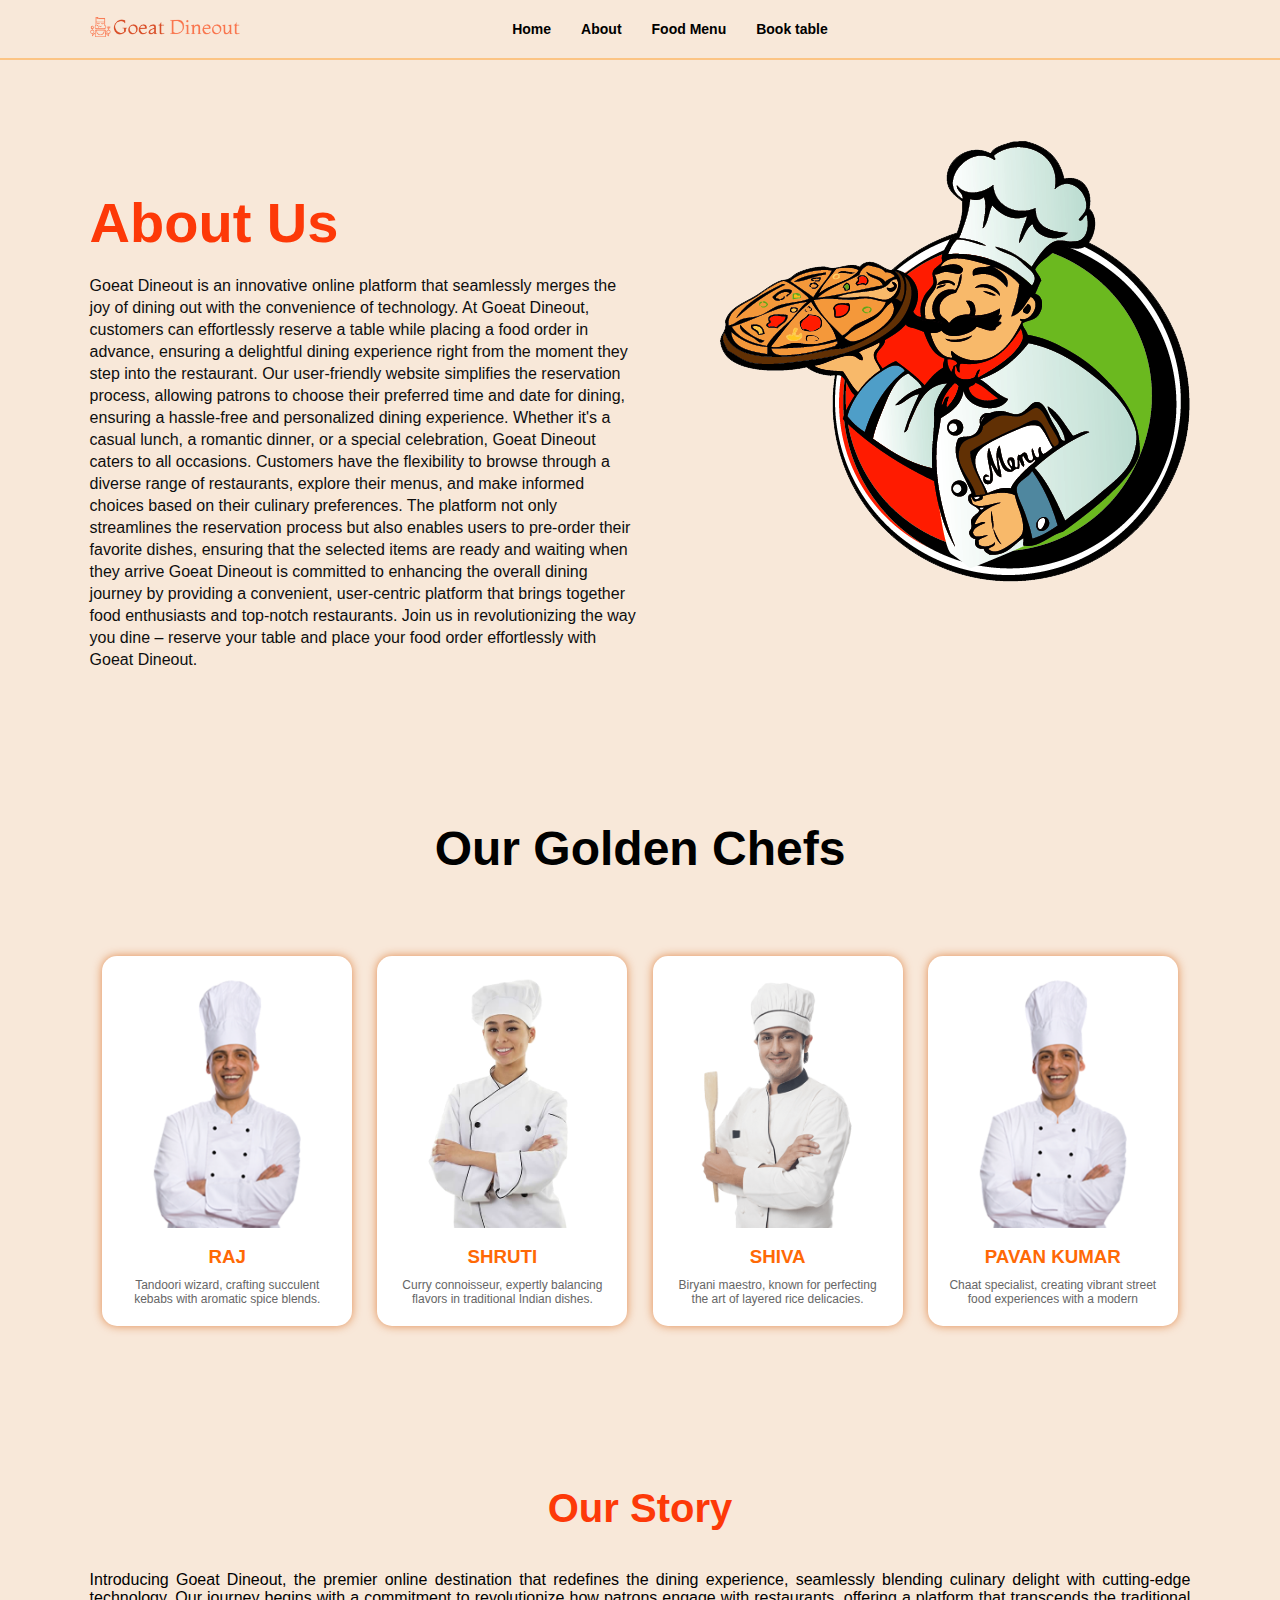
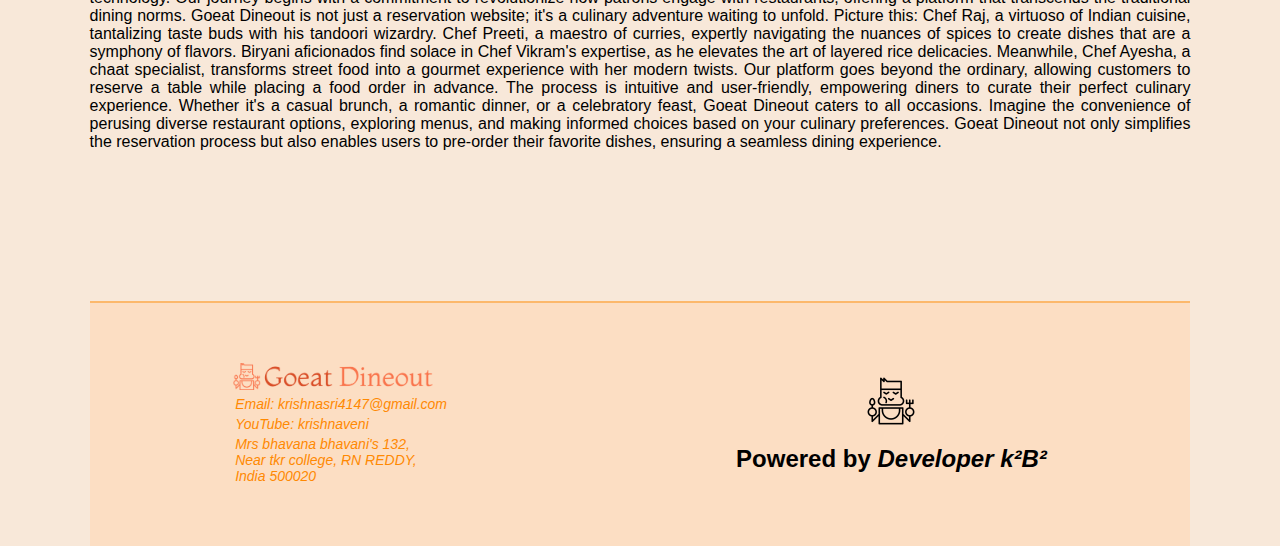
<file: rmsf/About.html>
<!DOCTYPE html>
<html lang="en">

<head>
    <link rel="shortcut icon" href="../images/icon.jpg" type="image/x-icon">
    <link rel="stylesheet" href="https://cdnjs.cloudflare.com/ajax/libs/font-awesome/6.1.1/css/all.min.css" integrity="sha512-KfkfwYDsLkIlwQp6LFnl8zNdLGxu9YAA1QvwINks4PhcElQSvqcyVLLD9aMhXd13uQjoXtEKNosOWaZqXgel0g==" crossorigin="anonymous" referrerpolicy="no-referrer"
    />
    <link rel="stylesheet" href="style.css">
    <link rel="stylesheet" href="About.css">
    <meta charset="UTF-8">
    <meta http-equiv="X-UA-Compatible" content="IE=edge">
    <meta name="viewport" content="width=device-width, initial-scale=1.0">
    <title>Goeat Dineout | About</title>
</head>

<body>
    
    <header>
        <div class="header">

        
            <div class="sign">
                <div class="sign-box">
                    <div class="bar">
                        <i class="fa-solid fa-xmark" id="x-sign-mb"></i>
                    </div>
                    
                    <div class="signup">
                        <h3>Sign Up</h3>
                        <form action="#">
                            <label for="fullname">Enter Full Name</label></br>
                            <input type="text" placeholder="Full Name" name="fullname" id=""></br>
                            <label for="email or phone number">Enter E-mail or phone number</label></br>
                            <input type="email" placeholder="E-mail" name="email" id=""></br>
                            <label for="password">Create Password</label></br>
                            <input type="password" placeholder="Password" name="password" id=""></br>
                            <label for="copassword">Confirm Password</label></br>
                            <input type="password" placeholder="Confirm Password" name="copassword" id=""></br>
                            <input type="submit" value="Sign Up">
                            <p id="to-signin">Already have an account? Sign In</p>
                        </form>
                    </div>
                
                    <div class="signin">
                        <h3>Sign In</h3>
                        <form action="#">
                            <label for="email2">Enter Your E-mail:</label>
                            <input type="email" placeholder="E-mail" name="email2" id="">
                            <label for="password2">Enter Password: </label>
                            <input type="password" placeholder="Password" name="password2" id="">
                            <input type="submit" value="Sign In">
                        </form>
                        <p>Forgot Password?</p>
                        <p id="to-signup">Don't have an account? Sign Up</p>
                    </div>
                </div>
            </div>
            
            <div class="headerbar">
                <div class="account">
                    <ul>
                        <a href="./index.html">
                            <li><i class="fa-solid fa-house-chimney"></i></li>
                        </a>
                        <a href="#">
                            <li><i class="fa-solid fa-magnifying-glass searchicon" id="searchicon1"></i></li>
                        </a>
                        <div class="search" id="searchinput1">
                            <input type="search" name="" id="">
                            <i class="fa-solid fa-magnifying-glass srchicon"></i>
                        </div>
                        <a href="#">
                            <li><i class="fa-solid fa-user" id="user-mb"></i></li>
                        </a>
                    </ul>
                </div>
                <div class="nav">
                    <ul>
                        <a href="./index.html">
                            <li>Home</li>
                        </a>
                        <a href="./About.html">
                            <li>About</li>
                        </a>
                        <a href="./menu.html">
                            <li>Food Menu</li>
                        </a>
                        <a href="./book.html">
                            <li>Book table</li>
                        </a>
                    </ul>
                </div>
            </div>
            
            <div class="logo">
                <img src="images/official_logo.png" alt="logo">
            </div>
            
            <div class="bar">
                <i class="fa-solid fa-bars"></i>
                <i class="fa-solid fa-xmark" id="hdcross"></i>
            </div>
            
            <div class="nav">
                <ul>
                    <a href="./index.html">
                        <li>Home</li>
                    </a>
                    <a href="./About.html">
                        <li>About</li>
                    </a>
                    <a href="./menu.html">
                        <li>Food Menu</li>
                    </a>
                    <a href="./book.html">
                        <li>Book table</li>
                    </a>
                </ul>
            </div>
            <div class="account">
                <ul>
                    <a href="./index.html">
                        <li><i class="fa-solid fa-house-chimney"></i></li>
                    </a>
                    <a href="#">
                        <li><i class="fa-solid fa-magnifying-glass searchicon" id="searchicon2"></i></li>
                    </a>
                    <div class="search" id="searchinput2">
                        <input type="search" name="" id="">
                        <i class="fa-solid fa-magnifying-glass srchicon"></i>
                    </div>
                    <a href="#">
                        <li><i class="fa-solid fa-user" id="user-lap"></i></li>
                    </a>
                </ul>
            </div>
        </div>
    </header>
    

    
    <div class="about">
        <div class="about1">
            <div class="aboutpara">
                <h1>About Us</h1>
                <p>Goeat Dineout is an innovative online platform that seamlessly merges the joy of dining out with the convenience of technology. At Goeat Dineout, customers can effortlessly reserve a table while placing a food order in advance, ensuring a delightful dining experience right from the moment they step into the restaurant. Our user-friendly website simplifies the reservation process, allowing patrons to choose their preferred time and date for dining, ensuring a hassle-free and personalized dining experience.
                    Whether it's a casual lunch, a romantic dinner, or a special celebration, Goeat Dineout caters to all occasions. Customers have the flexibility to browse through a diverse range of restaurants, explore their menus, and make informed choices based on their culinary preferences. The platform not only streamlines the reservation process but also enables users to pre-order their favorite dishes, ensuring that the selected items are ready and waiting when they arrive
                    Goeat Dineout is committed to enhancing the overall dining journey by providing a convenient, user-centric platform that brings together food enthusiasts and top-notch restaurants. Join us in revolutionizing the way you dine – reserve your table and place your food order effortlessly with Goeat Dineout.</p>
            </div>
            <div class="aboutimg">
                <img src="images/about1.png" alt="">
            </div>
        </div>

        
        <div class="about2">
            <h1>Our Golden Chefs</h1>
            <div class="food-items">
                <div class="item">
                    <div>
                        <img src="images/chef1.png" alt="Food item">
                    </div>
                    <h3>RAJ</h3>
                    <p>Tandoori wizard, crafting succulent kebabs with aromatic spice blends.</p>
                </div>
                <div class="item">
                    <div>
                        <img src="images/chef2.png" alt="Food item">
                    </div>
                    <h3>SHRUTI</h3>
                    <p>Curry connoisseur, expertly balancing flavors in traditional Indian dishes.</p>
                </div>
                <div class="item">
                    <div>
                        <img src="images/chef3.png" alt="Food item">
                    </div>
                    <h3>SHIVA</h3>
                    <p>Biryani maestro, known for perfecting the art of layered rice delicacies.</p>
                </div>
                <div class="item">
                    <div>
                        <img src="images/chef1.png" alt="Food item">
                    </div>
                    <h3>PAVAN KUMAR</h3>
                    <p> Chaat specialist, creating vibrant street food experiences with a modern </p>
                </div>
            </div>
        </div>
        
        <div class="about3">
            <h1>Our Story</h1>
            <p>Introducing Goeat Dineout, the premier online destination that redefines the dining experience, seamlessly blending culinary delight with cutting-edge technology. Our journey begins with a commitment to revolutionize how patrons engage with restaurants, offering a platform that transcends the traditional dining norms.
                Goeat Dineout is not just a reservation website; it's a culinary adventure waiting to unfold. Picture this: Chef Raj, a virtuoso of Indian cuisine, tantalizing taste buds with his tandoori wizardry. Chef Preeti, a maestro of curries, expertly navigating the nuances of spices to create dishes that are a symphony of flavors. Biryani aficionados find solace in Chef Vikram's expertise, as he elevates the art of layered rice delicacies. Meanwhile, Chef Ayesha, a chaat specialist, transforms street food into a gourmet experience with her modern twists.
                Our platform goes beyond the ordinary, allowing customers to reserve a table while placing a food order in advance. The process is intuitive and user-friendly, empowering diners to curate their perfect culinary experience. Whether it's a casual brunch, a romantic dinner, or a celebratory feast, Goeat Dineout caters to all occasions.
                Imagine the convenience of perusing diverse restaurant options, exploring menus, and making informed choices based on your culinary preferences. Goeat Dineout not only simplifies the reservation process but also enables users to pre-order their favorite dishes, ensuring a seamless dining experience.</p>
    </div>

    
    <div class="footer">
        <div class="footer-1">
            <div class="logo">
                <img src="images/official_logo.png" alt="logo">
            </div>
            <div>
                <address>
                    <p>Email: krishnasri4147@gmail.com</p>
                    <p>YouTube: krishnaveni</p>
                    <p>Mrs bhavana bhavani's 132,</br>Near tkr college, RN REDDY,</br> India 500020</p>
                </address>
            </div>
        </div>
        <div class="footer-2">
            <img src="images/icon.jpg" alt="">
            <h2>Powered by <em>Developer k²B²</em></h2>
        </div>
    </div>
    <script src="app.js"></script>
</body>

</html>
</file>
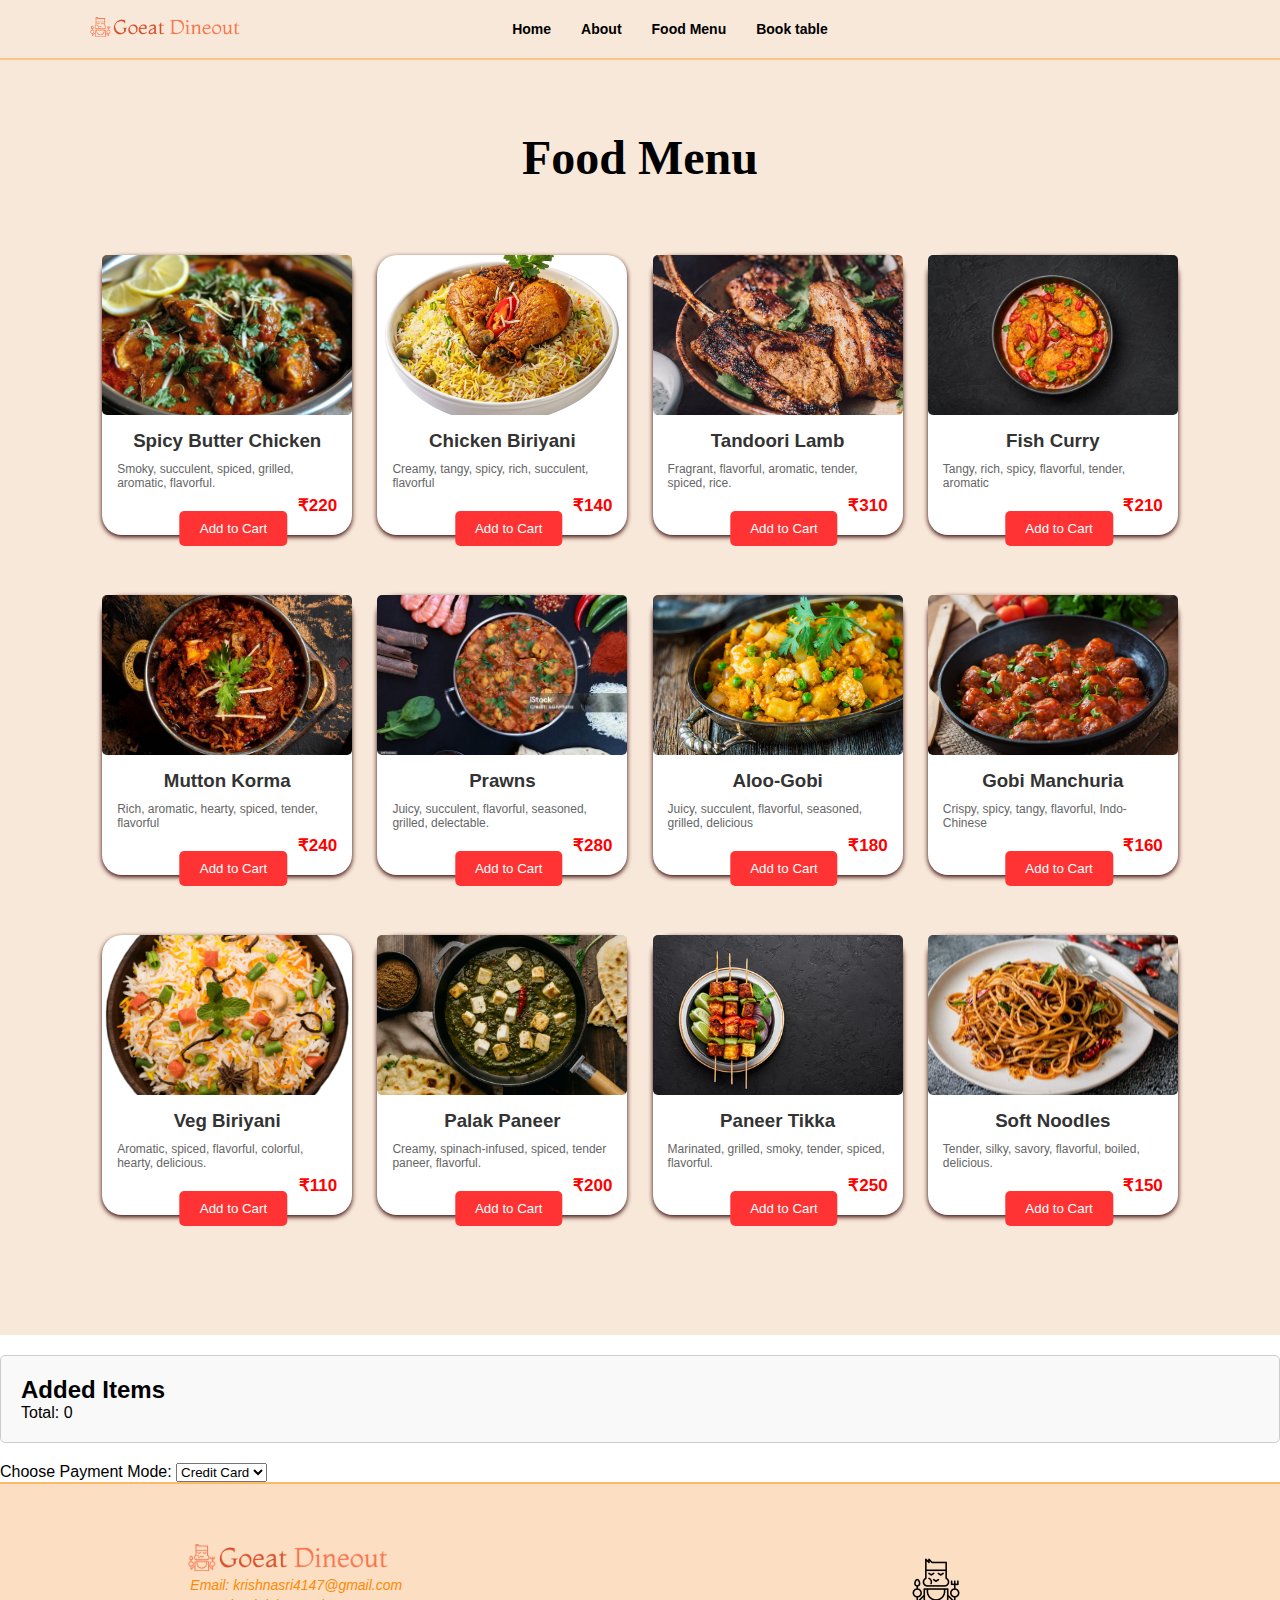
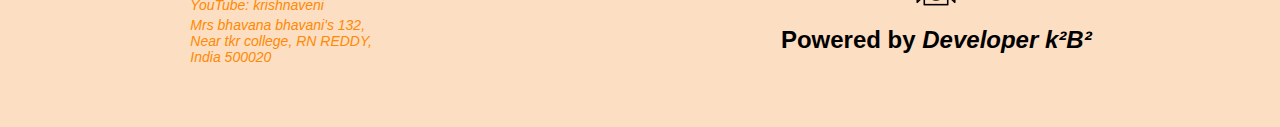
<file: rmsf/menu.html>
<!DOCTYPE html>
<html lang="en">

<head>
    <meta charset="UTF-8">
    <link rel="shortcut icon" href="../images/icon.jpg" type="image/x-icon">
    <link rel="stylesheet" href="https://cdnjs.cloudflare.com/ajax/libs/font-awesome/6.1.1/css/all.min.css" integrity="sha512-KfkfwYDsLkIlwQp6LFnl8zNdLGxu9YAA1QvwINks4PhcElQSvqcyVLLD9aMhXd13uQjoXtEKNosOWaZqXgel0g==" crossorigin="anonymous" referrerpolicy="no-referrer"
    />
    <link rel="stylesheet" href="style.css">
    <meta http-equiv="X-UA-Compatible" content="IE=edge">
    <meta name="viewport" content="width=device-width, initial-scale=1.0">
    <title>Goeat Dineout | Food Menu</title>
</head>

<body>
    
    <header>
        <div class="header">

            
            <div class="sign">
                <div class="sign-box">
                    <div class="bar">
                        <i class="fa-solid fa-xmark" id="x-sign-mb"></i>
                    </div>
                    
                    <div class="signup">
                        <h3>Sign Up</h3>
                        <form action="sign.php" method="POST">
                            <label for="id">Userid</label></br>
                            <input type="text" placeholder="User Id" name="userid" id=""></br>
                            <label for="fullname">Enter Full Name</label></br>
                            <input type="text" placeholder="Full Name" name="fullname" id=""></br>
                            <label for="email">Enter E-mail</label></br>
                            <input type="email" placeholder="E-mail" name="email" id=""></br>
                            <label for="password">Create Password</label></br>
                            <input type="password" placeholder="Password" name="password" id=""></br>
                            <label for="copassword">Confirm Password</label></br>
                            <input type="password" placeholder="Confirm Password" name="copassword" id=""></br>
                            <input type="submit" value="Sign Up">
                            <p id="to-signin">Already have an account? Sign In</p>
                        </form>
                    </div>
                    
                    <div class="signin">
                        <h3>Sign In</h3>
                        <form action="login.php" method="POST">
                            <label for="email2">Enter Your E-mail:</label>
                            <input type="email" placeholder="E-mail" name="email2" id="">
                            <label for="password2">Enter Password: </label>
                            <input type="password" placeholder="Password" name="password2" id="">
                            <input type="submit" value="Sign In">
                        </form>
                        <p>Forgot Password?</p>
                        <p id="to-signup">Don't have an account? Sign Up</p>
                    </div>
                </div>
            </div>
            
            <div class="headerbar">
                <div class="account">
                    <ul>
                        <a href="./index.html">
                            <li><i class="fa-solid fa-house-chimney"></i></li>
                        </a>
                        <a href="#">
                            <li><i class="fa-solid fa-magnifying-glass searchicon" id="searchicon1"></i></li>
                        </a>
                        <div class="search" id="searchinput1">
                            <input type="search" name="" id="">
                            <i class="fa-solid fa-magnifying-glass srchicon"></i>
                        </div>
                        <a href="#">
                            <li><i class="fa-solid fa-user" id="user-mb"></i></li>
                        </a>
                    </ul>
                </div>
                <div class="nav">
                    <ul>
                        <a href="./index.html">
                            <li>Home</li>
                        </a>
                        <a href="./About.html">
                            <li>About</li>
                        </a>
                        <a href="./menu.html">
                            <li>Food Menu</li>
                        </a>
                        <a href="./book.html">
                            <li>Book table</li>
                        </a>
                    </ul>
                </div>
            </div>
            
            <div class="logo">
                <img src="images/official_logo.png" alt="logo">
            </div>
            
            <div class="bar">
                <i class="fa-solid fa-bars"></i>
                <i class="fa-solid fa-xmark" id="hdcross"></i>
            </div>
            
            <div class="nav">
                <ul>
                    <a href="./index.html">
                        <li>Home</li>
                    </a>
                    <a href="./About.html">
                        <li>About</li>
                    </a>
                    <a href="./menu.html">
                        <li>Food Menu</li>
                    </a>
                    <a href="./book.html">
                        <li>Book table</li>
                    </a>
                </ul>
            </div>
            <div class="account">
                <ul>
                    <a href="./index.html">
                        <li><i class="fa-solid fa-house-chimney"></i></li>
                    </a>
                    <a href="#">
                        <li><i class="fa-solid fa-magnifying-glass searchicon" id="searchicon2"></i></li>
                    </a>
                    <div class="search" id="searchinput2">
                        <input type="search" name="" id="">
                        <i class="fa-solid fa-magnifying-glass srchicon"></i>
                    </div>
                    <a href="#">
                        <li><i class="fa-solid fa-user" id="user-lap"></i></li>
                    </a>
                </ul>
            </div>
        </div>
    </header>
    

    <div class="menu">
        <div class="menu1">
            <div>
                <h1>Food Menu</h1>
            </div>
            <div class="fav-head">
                <div class="fav-food">
                    <div class="item">
                        <div>
                            <img src="images/spicy butter.jpg" alt="Food item">
                        </div>
                        <h3>Spicy Butter Chicken</h3>
                        <p>Smoky, succulent, spiced, grilled, aromatic, flavorful.</p>
                        <p class="fav-price">₹220</p>
                        <button class="add-to-cart">Add to Cart</button>
                    </div>
                    <div class="item">
                        <div>
                            <img src="images/biriyani1.png" alt="Food item">
                        </div>
                        <h3>Chicken Biriyani</h3>
                        <p>Creamy, tangy, spicy, rich, succulent, flavorful </p>
                        <p class="fav-price">₹140</p>
                        <button class="add-to-cart">Add to Cart</button>
                    </div>
                    <div class="item">
                        <div>
                            <img src="images/tandoori lamb.jpg" alt="Food item">
                        </div>
                        <h3>Tandoori Lamb</h3>
                        <p>Fragrant, flavorful, aromatic, tender, spiced, rice.</p>
                        <p class="fav-price">₹310</p>
                        <button class="add-to-cart">Add to Cart</button>
                    </div>
                    <div class="item">
                        <div>
                            <img src="images/fish curry.jpg" alt="Food item">
                        </div>
                        <h3>Fish Curry</h3>
                        <p>Tangy, rich, spicy, flavorful, tender, aromatic</p>
                        <p class="fav-price">₹210</p>
                        <button class="add-to-cart">Add to Cart</button>
                    </div>
                    <div class="item">
                        <div>
                            <img src="images/mutton korma.jpg" alt="Food item">
                        </div>
                        <h3>Mutton Korma</h3>
                        <p>Rich, aromatic, hearty, spiced, tender, flavorful</p>
                        <p class="fav-price">₹240</p>
                        <button class="add-to-cart">Add to Cart</button>
                    </div>
                    <div class="item">
                        <div>
                            <img src="images/prawn.jpg" alt="Food item">
                        </div>
                        <h3>Prawns</h3>
                        <p>Juicy, succulent, flavorful, seasoned, grilled, delectable.</p>
                        <p class="fav-price">₹280</p>
                        <button class="add-to-cart">Add to Cart</button>
                    </div>
                    <div class="item">
                        <div>
                            <img src="images/Aloo-Gobi.jpg" alt="Food item">
                        </div>
                        <h3>Aloo-Gobi</h3>
                        <p>Juicy, succulent, flavorful, seasoned, grilled, delicious</p>
                        <p class="fav-price">₹180</p>
                        <button class="add-to-cart">Add to Cart</button>
                    </div>
                    <div class="item">
                        <div>
                            <img src="images/gobi.jpg" alt="Food item">
                        </div>
                        <h3>Gobi Manchuria</h3>
                        <p>Crispy, spicy, tangy, flavorful, Indo-Chinese</p>
                        <p class="fav-price">₹160</p>
                        <button class="add-to-cart">Add to Cart</button>
                    </div>
                    <div class="item">
                        <div>
                            <img src="images/question.png" alt="Food item">
                        </div>
                        <h3>Veg Biriyani</h3>
                        <p>Aromatic, spiced, flavorful, colorful, hearty, delicious.</p>
                        <p class="fav-price">₹110</p>
                        <button class="add-to-cart">Add to Cart</button>
                    </div>
                    <div class="item">
                        <div>
                            <img src="images/palak paneer.jpg" alt="Food item">
                        </div>
                        <h3>Palak Paneer</h3>
                        <p>Creamy, spinach-infused, spiced, tender paneer, flavorful.</p>
                        <p class="fav-price">₹200</p>
                        <button class="add-to-cart">Add to Cart</button>
                    </div>
                    <div class="item">
                        <div>
                            <img src="images/paneer tikka.jpg" alt="Food item">
                        </div>
                        <h3>Paneer Tikka</h3>
                        <p>Marinated, grilled, smoky, tender, spiced, flavorful.</p>
                        <p class="fav-price">₹250</p>
                        <button class="add-to-cart">Add to Cart</button>
                    </div>
                    <div class="item">
                        <div>
                            <img src="images/food2.jpg" alt="Food item">
                        </div>
                        <h3>Soft Noodles</h3>
                        <p>Tender, silky, savory, flavorful, boiled, delicious.</p>
                        <p class="fav-price">₹150</p>
                        <button class="add-to-cart">Add to Cart</button>
                    </div>
                </div>
            </div>
        </div>
    </div>
    <div class="added-items">
        <h2>Added Items</h2>
        <ul id="added-items-list"></ul>
        <p class="total-items">Total: <span id="total-items ">0</span></p>
    </div>
</div>
<div class="payment-mode">
    <label for="payment-mode">Choose Payment Mode:</label>
    <select id="payment-mode">
        <option value="credit-card">Credit Card</option>
        <option value="debit-card">Debit Card</option>
        <option value="paypal">PayPal</option>
        <option value="cash">Cash</option>
    </select>
</div>
    
    <div class="footer">
        <div class="footer-1">
            <div class="logo">
                <img src="images/official_logo.png" alt="logo">
            </div>
            <div>
                <address>
                    <p>Email: krishnasri4147@gmail.com</p>
                    <p>YouTube: krishnaveni</p>
                    <p>Mrs bhavana bhavani's 132,</br>Near tkr college, RN REDDY,</br> India 500020</p>
                </address>
            </div>
        </div>
        <div class="footer-2">
            <img src="images/icon.jpg" alt="">
            <h2>Powered by <em>Developer k²B²</em></h2>
        </div>
    </div>
    <script src="app.js"></script>
</body>

</html>
</file>
<file: rmsf/style.css>
* {
    margin: 0;
    padding: 0;
    box-sizing: border-box;
    list-style: none;
    text-decoration: none;
    color: black;
    font-family: Verdana, Geneva, Tahoma, sans-serif;
}

body {
    overflow-x: hidden;
}

.headerbar {
    display: none;
    /* headerbar is hidden */
}

.searchicon {
    display: block;
}

.bar {
    font-size: 18px;
    display: none;
}


/* Header for laptop (start) */

.header {
    display: flex;
    justify-content: space-between;
    align-items: center;
    height: 60px;
    padding: 0 7vw;
    background-color: rgb(248, 232, 217);
    border-bottom: 2px solid rgb(252, 196, 132);
    box-shadow: 0 2px 20px rgb(253, 124, 124);
}

.header ul {
    display: flex;
    align-items: center;
}

.header ul li:hover {
    color: rgb(253, 57, 8);
}

.header ul li i:hover {
    color: rgb(253, 57, 8);
}

.nav ul li {
    padding: 0 15px;
    font-size: 14px;
    font-weight: bold;
}

.account {
    flex: 0.1;
}

.account ul {
    display: flex;
    justify-content: end;
}

.account ul li {
    padding: 0 15px;
    font-size: 18px;
}

.logo img {
    width: 150px;
}

.bar i:hover {
    color: rgb(253, 57, 8);
}

.search {
    width: 200px;
    display: none;
    justify-content: center;
}

.search input {
    width: 100%;
    outline: none;
    border: none;
    padding: 5px;
}

.srchicon {
    display: block;
    background-color: rgb(255, 210, 210);
    padding: 4px 5px;
    cursor: pointer;
}


/* Home page  */

.home,
.about,
.menu {
    background-color: rgb(248, 232, 217);
    padding: 0 7vw;
}


/* section 1 */

.main_slide {
    display: flex;
    align-items: center;
    flex-wrap: wrap-reverse;
}

.main_slide div:nth-child(2) {
    flex: 1;
    display: flex;
    justify-content: center;
    padding-top: 40px;
}

.main_slide div:nth-child(1) {
    padding-top: 20px;
    flex: 1;
    font-size: 30px;
}

.main_slide div:nth-child(1) p {
    font-size: 13px;
    padding: 20px 0;
}

.main_slide div:nth-child(1) span {
    color: rgb(253, 57, 8);
    text-decoration: underline;
    text-underline-offset: 10px;
    text-decoration-color: rgb(253, 176, 34);
}


/* Button CSS */

.red_btn {
    cursor: pointer;
    margin-top: 20px;
    width: 160px;
    font-weight: bold;
    color: white;
    line-height: 50px;
    background-color: rgb(253, 77, 8);
    border-radius: 5px;
    border: 1px solid rgb(253, 77, 8);
    box-shadow: 0 10px 15px rgb(250, 120, 69);
    transition: all 0.2s;
}

.red_btn i {
    color: white;
}

.red_btn:hover {
    background-color: white;
    box-shadow: 0 2px 15px rgb(250, 120, 69);
    border: 1px solid rgb(253, 77, 8);
    color: rgb(253, 77, 8);
}

.red_btn:hover i {
    color: rgb(253, 77, 8);
}

.white_btn {
    cursor: pointer;
    margin-top: 20px;
    width: 160px;
    font-weight: bold;
    color: rgb(253, 77, 8);
    line-height: 50px;
    border: 1px solid rgb(253, 77, 8);
    background-color: white;
    border-radius: 5px;
    box-shadow: 0 2px 15px rgb(250, 120, 69);
    transition: all 0.2s;
}

.white_btn:hover {
    color: white;
    background-color: rgb(253, 77, 8);
    box-shadow: 0 10px 15px rgb(250, 120, 69);
}


/* Section 2 */

.food-items {
    margin: 70px 0;
    padding: 20px 0;
    background-color: white;
    border-radius: 30px;
    display: flex;
    justify-content: space-around;
    flex-wrap: wrap;
}

.item {
    width: 250px;
    padding: 30px;
    text-align: center;
}

.item div {
    height: 160px;
}

.item img {
    width: 160px;
    margin-bottom: 15px;
}

.item p {
    font-size: 12px;
    margin-top: 15px;
    margin-bottom: 10px;
}

.item .red_btn {
    width: 120px;
    line-height: 35px;
}

.item .white_btn {
    width: 120px;
    line-height: 35px;
}


/* Section 3 */

.main_slide2 {
    margin: 80px 0;
    display: flex;
    flex-wrap: wrap;
    justify-content: space-between;
    align-items: center;
}

.foodimg {
    flex: 0.5;
}

.foodimg img {
    max-width: 500px;
    width: 45vw;
}

.question {
    flex: 0.5;
    flex-direction: column;
    margin-left: 40px;
}

.question h2 {
    font-size: 35px;
    margin-bottom: 15px;
}

.q-ans {
    display: flex;
    justify-content: flex-start;
    align-items: center;
    padding: 15px 0;
    cursor: pointer;
}

.q-ans div:first-child {
    padding: 10px;
    border-radius: 50%;
    height: 65px;
    text-align: center;
    background-color: white;
    margin-right: 20px;
}

.q-ans img {
    width: 45px;
}

.q-ans div:nth-child(2) {
    display: flex;
    flex-direction: column;
}

.q-ans div:nth-child(2) p {
    margin-top: 10px;
    font-size: 13px;
}


/* Section 4 */

.main_slide3 {
    display: flex;
    flex-direction: column;
    align-items: center;
    width: 100%;
    position: relative;
    z-index: 1;
}

.main_slide3 .fav-head {
    text-align: center;
    width: 450px;
    margin-bottom: 30px;
}

.main_slide3 .fav-head h3 {
    font-size: 30px;
    padding: 20px 0;
}

.main_slide3 .fav-head p {
    font-size: 13px;
    text-align: center;
}

.main_slide3 .fav-food {
    margin: 30px 0;
    display: flex;
    flex-wrap: wrap;
    justify-content: space-evenly;
    width: 90%;
}

.main_slide3 .fav-food .item {
    background-color: white;
    border-radius: 5px;
    margin-bottom: 30px;
    box-shadow: 0 2px 10px rgba(119, 119, 119, 0.438);
}

.main_slide3 .fav-food .item {
    width: 220px;
    padding: 15px;
    padding-top: 20px;
    text-align: center;
    cursor: pointer;
}

.main_slide3 .fav-food .item div {
    height: 160px;
    margin-bottom: 15px;
}

.main_slide3 .fav-food .item img {
    width: 160px;
    margin-bottom: 15px;
}

.main_slide3 .fav-price {
    color: red;
    font-weight: bold;
    font-size: 15px;
}

.main_slide3 .dsgn {
    background-color: rgb(255, 214, 176);
    height: 50%;
    width: 100%;
    position: absolute;
    z-index: -1;
    bottom: 0;
    border-radius: 10px;
}


/* Section 5 */

.main_slide4 {
    margin-top: 270px;
    display: flex;
    flex-wrap: wrap-reverse;
}

.main_slide4 .chef-feed {
    flex: 0.5;
    margin-top: 30px;
}

.main_slide4 .chef {
    flex: 0.5;
    text-align: right;
}

.main_slide4 .chef img {
    margin-top: -130px;
    width: 50vw;
    max-width: 490px;
}

.main_slide4 .chef-feed h2 {
    font-size: 32px;
    margin-bottom: 25px;
}

.main_slide4 .chef-feed p {
    font-size: 14px;
    line-height: 20px;
    margin-bottom: 10px;
}

.main_slide4 .chef-detail {
    margin-top: 20px;
    display: flex;
    margin: 25px 0;
    align-items: center;
}

.main_slide4 .chef-detail img {
    width: 50px;
    border-radius: 50%;
    margin-right: 15px;
    border: 4px solid white;
}

.main_slide4 .chef-detail h6 {
    font-size: 14px;
}

.main_slide4 .chef-detail p {
    font-size: 11px;
    color: red;
}

.main_slide4 .chef-vic {
    display: flex;
    align-items: center;
    padding: 25px 20px;
    background-color: rgb(255, 219, 185);
    border-radius: 0 100px 0 0;
    margin-top: 40px;
    width: 100%;
}

.main_slide4 .chef-vic div {
    display: flex;
    align-items: center;
    margin-right: 20px;
    flex: 0.5;
    height: 27px;
    overflow: hidden;
}

.main_slide4 .chef-vic div i,
.main_slide4 .chef-vic div h4 {
    font-size: 27px;
    margin-right: 8px;
}

.main_slide4 .chef-vic div h4 {
    color: red;
}

.main_slide4 .chef-vic div p {
    font-size: 11px;
    padding-top: 8px;
    line-height: 13px;
}


/* Section 6 */

.letter {
    display: flex;
    flex-wrap: wrap;
    justify-content: space-between;
    align-items: center;
    padding: 100px 0;
}

.letter-head {
    flex: 0.5;
}

.letter-head h2 {
    font-size: 30px;
}

.letter-head span {
    color: red;
}

.letter-input {
    width: 100%;
    margin-top: 20px;
    display: flex;
    flex: 0.5;
}

.letter-input div {
    width: 70%;
    display: flex;
    align-items: center;
    background-color: rgb(255, 219, 185);
}

.letter-input input {
    font-size: 15px;
    padding: 10px;
    outline: none;
    width: 100%;
    border: none;
    background-color: rgb(255, 219, 185);
}

.letter-input .red_btn {
    margin: 0;
    font-size: 18px;
    box-shadow: none;
    border-radius: 0 10px 10px 0;
}


/* Footer Start here  */

.footer {
    padding: 60px 0;
    border-top: 2px solid rgb(252, 184, 107);
    background-color: rgb(252, 222, 195);
    display: flex;
    flex-wrap: wrap;
    justify-content: space-around;
    align-items: center;
}

.footer-1 .logo img {
    width: 200px;
}

.footer-1 p {
    cursor: pointer;
    font-size: 14px;
    padding: 2px;
    color: rgb(255, 137, 2);
}

.footer-2 {
    text-align: center;
    cursor: pointer;
}

.footer-2 h2 {
    font-family: 'Franklin Gothic Medium', 'Arial Narrow', Arial, sans-serif;
}

.footer-2 img {
    width: 50px;
    margin-bottom: 15px;
}


/* Signup/signin Form */

.sign {
    position: fixed;
    z-index: 100;
    top: 0;
    left: 0;
    right: 0;
    bottom: 0;
    backdrop-filter: blur(8px);
    display: none;
    justify-content: space-around;
    align-items: center;
}

.sign-box {
    transition: all 0.4s;
    background-color: white;
    max-width: 500px;
    width: 500px;
    border-radius: 20px;
    padding: 35px;
    transform: scale(0);
}

.sign-box h3 {
    text-align: center;
    font-size: 28px;
    color: rgb(255, 72, 0);
    padding-bottom: 20px;
}

.sign-box form input {
    padding: 5px;
    margin-top: 5px;
    margin-bottom: 15px;
    width: 100%;
    font-size: 14px;
    outline: none;
}

.sign-box .signin form input {
    margin-bottom: 20px;
}

.sign-box .signin form input:last-of-type {
    margin-top: 20px;
}

.sign-box form input:last-of-type {
    background-color: rgb(253, 128, 78);
    color: white;
    border: none;
    cursor: pointer;
    font-size: 18px;
    font-weight: 500;
    border-radius: 5px;
    line-height: 30px;
    outline: none;
    margin-bottom: 30px;
}

.sign-box form input:last-of-type:hover {
    background-color: rgb(253, 99, 38);
}

.sign-box form label {
    font-size: 16px;
    font-weight: bold;
    color: rgb(46, 46, 46);
    font-family: 'Franklin Gothic Medium', 'Arial Narrow', Arial, sans-serif;
}

.sign-box p {
    font-size: 13px;
    color: rgb(252, 30, 30);
    cursor: pointer;
    margin-bottom: 5px;
    text-align: center;
}

.sign-box p:hover {
    text-decoration: underline;
}

.sign .bar {
    display: block;
    position: fixed;
    top: 30px;
    right: 50px;
    font-size: 30px;
    cursor: pointer;
}

.signin {
    display: none;
}


/*Book table page CSS*/

.table {
    width: 100%;
    height: 100vh;
    background-position: center;
    background-repeat: no-repeat;
    background: url(images/table2.jpg);
}

.table .sign {
    height: 100%;
    width: 100%;
    position: relative;
    display: block;
    backdrop-filter: blur(8px);
    display: flex;
    justify-content: center;
    align-items: center;
}

.table .sign-box {
    background-color: white;
    max-width: 500px;
    width: 500px;
    border-radius: 20px;
    padding: 35px;
    padding-bottom: 10px;
    transform: scale(1);
    box-shadow: 0 0 10px rgba(32, 32, 32, 0.384);
}

.table .signup h3 {
    text-align: left;
}


/* Food menu page CSS*/

.menu1 {
    padding: 100px 0;
    padding-top: 50px;
}

.menu h1 {
    font-size: 3rem;
    font-family: cursive;
    text-align: center;
    padding: 30px;
    padding-top: 20px;
}

.menu .fav-food {
    display: flex;
    justify-content: space-around;
    flex-wrap: wrap;
}

.menu .item {
    background-color: white;
    padding: 0;
    border-radius: 20px;
    height: 280px;
    margin-top: 40px;
    margin-bottom: 20px;
    transition: all 0.5s;
    box-shadow: 0 2px 5px rgb(53, 0, 0);
    cursor: pointer;
}

.menu .item div {
    width: 100%;
}

.menu .item:hover {
    transform: scale(1.05);
    box-shadow: 0 5px 10px rgb(53, 0, 0);
}

.menu .item div img {
    width: 100%;
    height: 100%;
    object-fit: cover;
}

.menu .item h3 {
    padding: 15px;
    padding-bottom: 0px;
}

.menu .item p {
    font-size: 12px;
    padding: 0 15px;
    margin-top: 10px;
    margin-bottom: 5px;
    text-align: left;
}

.menu .item .fav-price {
    font-size: 17px;
    color: red;
    padding-bottom: 10px;
    text-align: right;
    margin: 5px 0;
    font-weight: bold;
}
 
.item {
    position: relative;
    display: inline-block;
    background-color: #fff;
    padding: 20px;
    border-radius: 10px;
    box-shadow: 0 0 5px rgba(0, 0, 0, 0.1);
    margin: 10px;
    text-align: center;
}
.item img {
    max-width: 100%;
    height: auto;
    border-radius: 5px;
    margin-bottom: 10px;
}
.item h3 {
    margin-top: 0;
    margin-bottom: 10px;
    color: #333;
}
.item p {
    margin: 0;
    color: #666;
}
.item button {
    position: relative;
    bottom: 20px; /* Adjusted bottom spacing */
    left: 60px;
    transform: translateX(-50%);
    background-color: #ff3333; /* Red color */
    color: #fff;
    border: none;
    border-radius: 5px;
    padding: 10px 20px;
    cursor: pointer;
    transition: background-color 0.3s;
    z-index: 1;
}
.item button:hover {
    background-color: #cc0000; /* Darker red on hover */
}

.added-items {
    background-color: #f9f9f9;
    border: 1px solid #ccc;
    border-radius: 5px;
    padding: 20px;
    margin-top: 20px;
    margin-bottom: 20px;
}
.added-item {
    margin-bottom: 10px;
}

.total-item{
    text-align: center; 
}

/* Responsive styles */
@media screen and (max-width: 768px) {
    .item {
        width: calc(50% - 20px);
    }
}

/* CSS code for Tablet */

@media only screen and (max-width: 768px) {
    .header .nav,
    .header .account {
        display: none;
        /* header for laptop hidden */
    }
    .search {
        width: 60vw;
    }
    .bar {
        display: block;
        cursor: pointer;
    }
    /* Hidden headerbar  */
    .headerbar {
        overflow: hidden;
        transition: right 0.5s;
        display: flex;
        flex-direction: column;
        position: fixed;
        top: 0;
        width: 100%;
        right: -100%;
        background-color: rgb(252, 231, 216);
        height: 100vh;
    }
    .headerbar .nav,
    .headerbar .account {
        display: block;
        font-size: 18px;
    }
    .bar .fa-xmark {
        display: none;
        cursor: pointer;
        top: 20px;
        right: 5vw;
        position: absolute;
        font-size: 25px;
    }
    .headerbar .nav ul {
        flex-direction: column;
        margin-top: 10px;
        text-align: center;
    }
    .headerbar .nav li {
        width: 96vw;
        margin: 10px 0;
        padding: 15px 30px;
        box-shadow: 0 2px 15px rgb(253, 193, 169);
        font-size: 15px;
        margin-top: 5px;
        transition: all 0.7s;
    }
    .headerbar .account {
        line-height: 40px;
        margin-top: 60px;
        background-color: rgb(252, 210, 182);
        padding: 15px;
    }
    .headerbar .account ul {
        justify-content: space-between;
    }
    /* Section 3 */
    .foodimg {
        flex: 1;
        text-align: center;
        margin-bottom: 20px;
    }
    .foodimg img {
        width: 70vw;
    }
    .question {
        flex: 1;
        margin-top: 30px;
    }
    .question h2 {
        font-size: 25px;
    }
    .q-ans div:nth-child(2) p {
        font-size: 11px;
    }
    /* Section 4 */
    .main_slide3 {
        margin-top: 100px;
    }
    .main_slide3 .dsgn {
        height: 60%;
    }
    .main_slide3 .fav-head {
        width: 80%;
        margin-bottom: 20px;
    }
    /* Section 5 */
    .main_slide4 {
        margin-top: 150px;
    }
    .main_slide4 .chef-feed {
        flex: 1;
    }
    .main_slide4 .chef {
        flex: 1;
        text-align: center;
        margin-bottom: 40px;
    }
    .main_slide4 .chef img {
        width: 80vw;
    }
    /* Section 6 */
    .letter-head h2 {
        font-size: 20px;
    }
    .letter-input input {
        font-size: 12px;
        padding: 15px;
        width: 50vw;
    }
    .letter-input .red_btn {
        line-height: 40px;
        width: 120px;
        font-size: 12px;
    }
    /* Footer  */
    .footer .footer-1 div {
        margin: 0;
    }
    .footer div {
        margin-bottom: 40px;
    }
    /* Signup/signin form  */
    .sign-box h3 {
        text-align: left;
        margin-bottom: 25px;
    }
    #x-sign-mb {
        display: block;
        position: absolute;
        top: 10px;
        right: 0;
    }
    .sign-box form input:last-of-type:active {
        background-color: rgb(253, 99, 38);
    }
}


/* CSS code for Mobile  */

@media only screen and (max-width: 550px) {
    /* Header  */
    .headerbar .nav li {
        width: 96vw;
    }
    .headerbar {
        width: 100%;
        right: -100%;
    }
    .search {
        width: 60vw;
    }
    /* Section 1 */
    .main_slide div:nth-child(1) {
        font-size: 18px;
    }
    .main_slide div:nth-child(1) p {
        padding-top: 5px;
        margin: 10px 0;
        font-size: 11px;
    }
    /* Button  */
    .red_btn {
        margin-top: 10px;
        width: 120px;
        line-height: 30px;
        font-size: 12px;
        padding: 0 10px;
    }
    .main_slide div:nth-child(1) span {
        text-underline-offset: 5px;
    }
    .main_slide div:nth-child(2) img {
        width: 70vw;
    }
    /* Section 2 */
    .food-items {
        padding: 10px 0;
    }
    .item {
        width: 60%;
        padding: 30px 5px;
    }
    .item h3 {
        font-size: 20px;
        margin-bottom: 5px;
    }
    /* Section 4 */
    .main_slide3 .fav-head {
        width: 100%;
    }
    .main_slide3 .fav-head h3 {
        font-size: 25px;
    }
    .main_slide3 .fav-head p {
        font-size: 11px;
    }
    .main_slide3 .dsgn {
        display: none;
    }
    /* Section 5 */
    .main_slide4 .chef-vic div p {
        display: none;
    }
    /* Section 6 */
    .letter {
        justify-content: center;
    }
    .letter-head {
        flex: 1;
        text-align: center;
    }
    /* Footer  */
    .footer div:last-child {
        margin-bottom: 0;
    }
    .footer {
        padding-bottom: 25px;
    }
    .footer-2 h2 {
        font-size: 20px;
    }
    /* signup form  */
    .sign {
        padding: 5vw;
    }
    .sign-box {
        width: 80vw;
        border-radius: 20px;
        padding: 25px;
        padding-bottom: 30px;
    }
    .sign-box h3 {
        text-align: left;
        font-size: 24px;
        padding-top: 15px;
        padding-bottom: 10px;
    }
    .sign-box form input {
        font-size: 12px;
    }
    .sign-box .signin form input:last-of-type {
        margin-top: 15px;
    }
    .sign-box form label {
        font-size: 14px;
    }
    /*food menu page*/
    .menu1 {
        padding-top: 20px;
        padding-bottom: 30px;
    }
    .menu h1 {
        font-size: 2.5rem;
    }
    .menu .item {
        margin-top: 20px;
        margin-bottom: 20px;
        height: auto;
        width: 85%;
    }
    .menu .item div {
        width: 100%;
    }
    .menu .item h3 {
        padding: 15px;
        text-align: left;
        padding-bottom: 0px;
    }
    .menu .item p {
        font-size: 10px;
        padding: 0 15px;
        margin-top: 5px;
    }
    .menu .item .fav-price {
        font-size: 13px;
        color: red;
        padding-bottom: 15px;
    }
    .menu .item:hover {
        transform: scale(1);
        box-shadow: 0 2px 5px rgb(53, 0, 0);
    }
}
</file>
<file: rmsf/About.css>
.about1 {
    display: flex;
    flex-wrap: wrap;
    padding: 150px 0;
    padding-bottom: 150px;
}

.aboutimg {
    flex: 0.5;
    text-align: right;
}

.aboutimg img {
    margin-top: -70px;
}

.aboutpara {
    flex: 0.5;
}

.aboutpara h1 {
    color: rgb(253, 57, 8);
    font-size: 3.5rem;
    margin-top: -20px;
    margin-bottom: 20px;
    font-family: sans-serif;
}

.aboutpara p {
    line-height: 22px;
    color: rgb(14, 14, 14);
}

.about2 h1 {
    text-align: center;
    font-size: 3rem;
    padding-bottom: 50px;
}

.about2 .food-items {
    margin: 0;
    background-color: transparent;
}

.about2 .food-items .item {
    background-color: white;
    border-radius: 15px;
    box-shadow: 0 0 10px rgba(212, 86, 1, 0.637);
    margin-bottom: 40px;
}

.about2 .food-items .item div {
    height: 270px;
}

.about2 .food-items h3 {
    color: rgb(255, 105, 5);
}

.about3 {
    padding: 100px 0;
    padding-bottom: 150px;
    text-align: center;
}

.about3 h1 {
    font-size: 2.5rem;
    padding-bottom: 40px;
    color: rgb(253, 57, 8);
}

.about3 p {
    text-align: justify;
}

@media only screen and (max-width: 768px) {
    .about1 {
        flex-direction: column-reverse;
    }
    .aboutimg {
        flex: 1;
        text-align: center;
    }
    .aboutpara {
        margin-top: 70px;
    }
}

@media only screen and (max-width: 550px) {
    .aboutimg img {
        width: 80vw;
    }
    .aboutpara h1 {
        font-size: 2.5rem;
    }
    .about1 {
        padding-top: 100px;
        padding-bottom: 90px;
    }
    .aboutpara p {
        text-align: justify;
        line-height: 18px;
        font-size: 13px;
    }
    .about2 h1 {
        font-size: 2.3rem;
        padding-bottom: 40px;
    }
    .about3 {
        padding: 80px 0;
        padding-bottom: 130px;
        text-align: center;
    }
    .about3 h1 {
        font-size: 2.4rem;
        padding-bottom: 30px;
    }
    .about3 p {
        font-size: 14px;
    }
}
</file>
